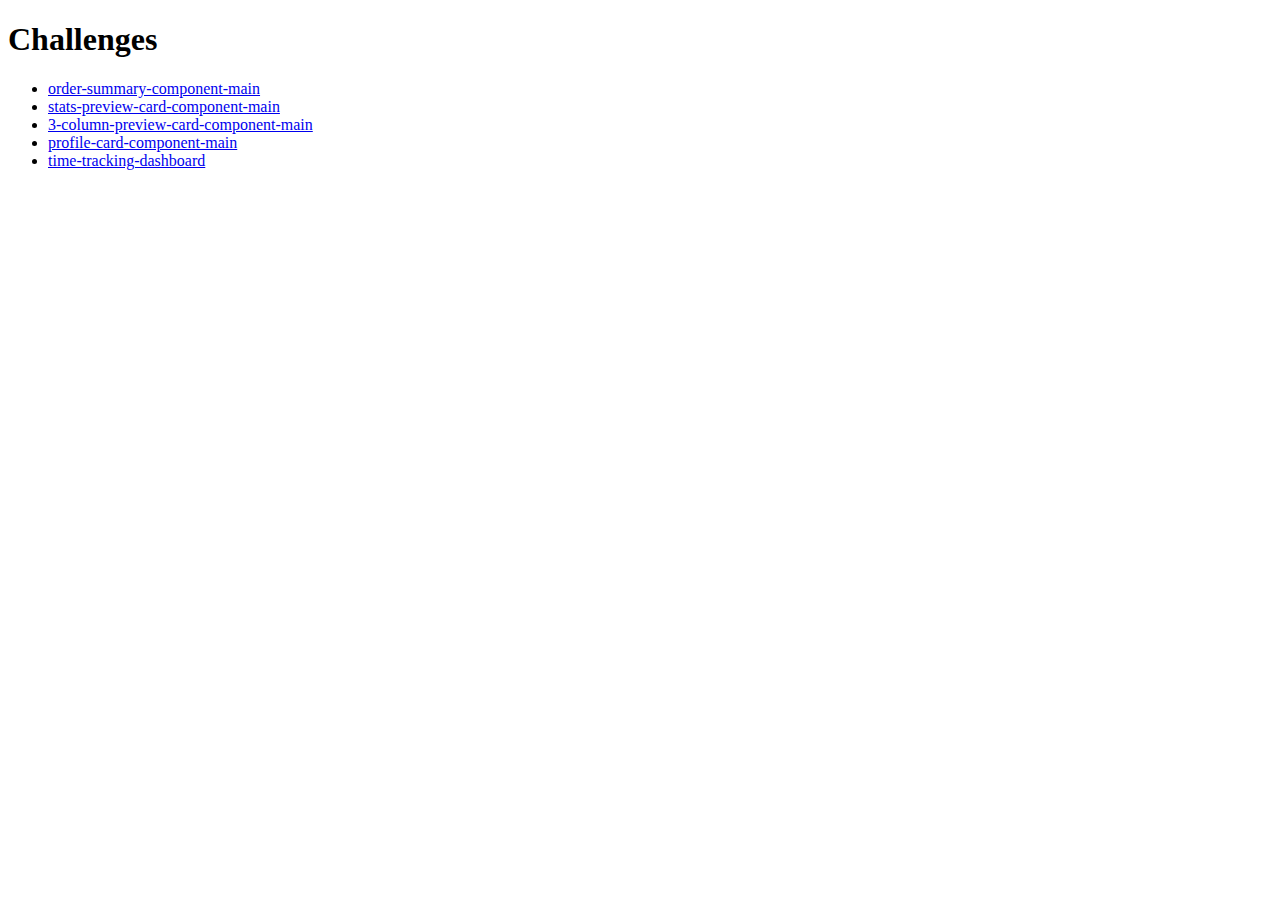
<file: index.html>
<!DOCTYPE html>
<html lang="en">

<head>
    <meta charset="UTF-8">
    <meta http-equiv="X-UA-Compatible" content="IE=edge">
    <meta name="viewport" content="width=device-width, initial-scale=1.0">
    <title>Challenges</title>
</head>

<body>
    <h1>Challenges</h1>
    <ul>
        <li>
            <a href="order-summary-component-main/">order-summary-component-main</a>
        </li>
        <li>
            <a href="stats-preview-card-component-main/">stats-preview-card-component-main</a>
        </li>
        <li>
            <a href="3-column-preview-card-component-main/">3-column-preview-card-component-main</a>
        </li>
        <li>
            <a href="profile-card-component-main/">profile-card-component-main</a>
        </li>
        <li>
            <a href="time-tracking-dashboard/">time-tracking-dashboard</a>
        </li>
    </ul>

</body>

</html>
</file>
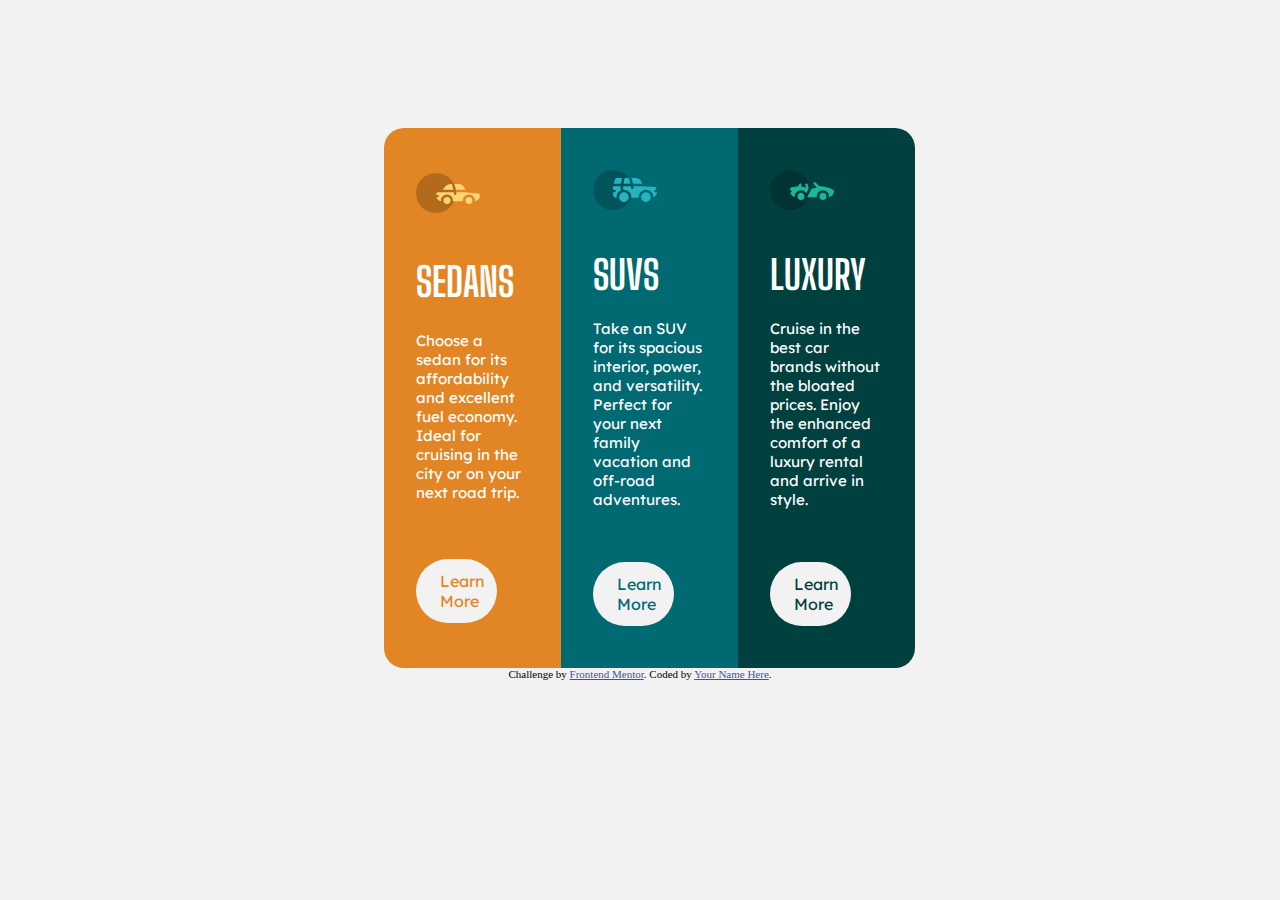
<file: 3-column-preview-card-component-main/index.html>
<!DOCTYPE html>
<html lang="en">

<head>
    <meta charset="UTF-8">
    <meta name="viewport" content="width=device-width, initial-scale=1.0">
    <!-- displays site properly based on user's device -->

    <link rel="icon" type="image/png" sizes="32x32" href="./images/favicon-32x32.png">
    <link rel="stylesheet" href="style.css">

    <title>Frontend Mentor | 3-column preview card component</title>

    <!-- Feel free to remove these styles or customise in your own stylesheet 👍 -->
    <style>
        .attribution {
            font-size: 11px;
            text-align: center;
        }
        
        .attribution a {
            color: hsl(228, 45%, 44%);
        }
    </style>
</head>

<body>
    <div class="container">
        <section class="column column1">
            <div>
                <img src="/3-column-preview-card-component-main/images/icon-sedans.svg" alt="">
            </div>
            <h1>Sedans</h1>
            <p>
                Choose a sedan for its affordability and excellent fuel economy. Ideal for cruising in the city or on your next road trip.
            </p>
            <a href="#" class="btn">Learn More</a>
        </section>
        <section class="column column2">
            <div>
                <img src="/3-column-preview-card-component-main/images/icon-suvs.svg" alt="">

            </div>
            <h1>
                SUVs
            </h1>
            <p>
                Take an SUV for its spacious interior, power, and versatility. Perfect for your next family vacation and off-road adventures.
            </p>
            <a href="#" class="btn">Learn More</a>
        </section>
        <section class="column column3">
            <div>
                <img src="/3-column-preview-card-component-main/images/icon-luxury.svg" alt="">

            </div>
            <h1>
                Luxury
            </h1>
            <p>
                Cruise in the best car brands without the bloated prices. Enjoy the enhanced comfort of a luxury rental and arrive in style.
            </p>
            <a href="#" class="btn">Learn More</a>
        </section>
    </div>


    <div class="attribution">
        Challenge by <a href="https://www.frontendmentor.io?ref=challenge" target="_blank">Frontend Mentor</a>. Coded by <a href="#">Your Name Here</a>.
    </div>
</body>

</html>
</file>
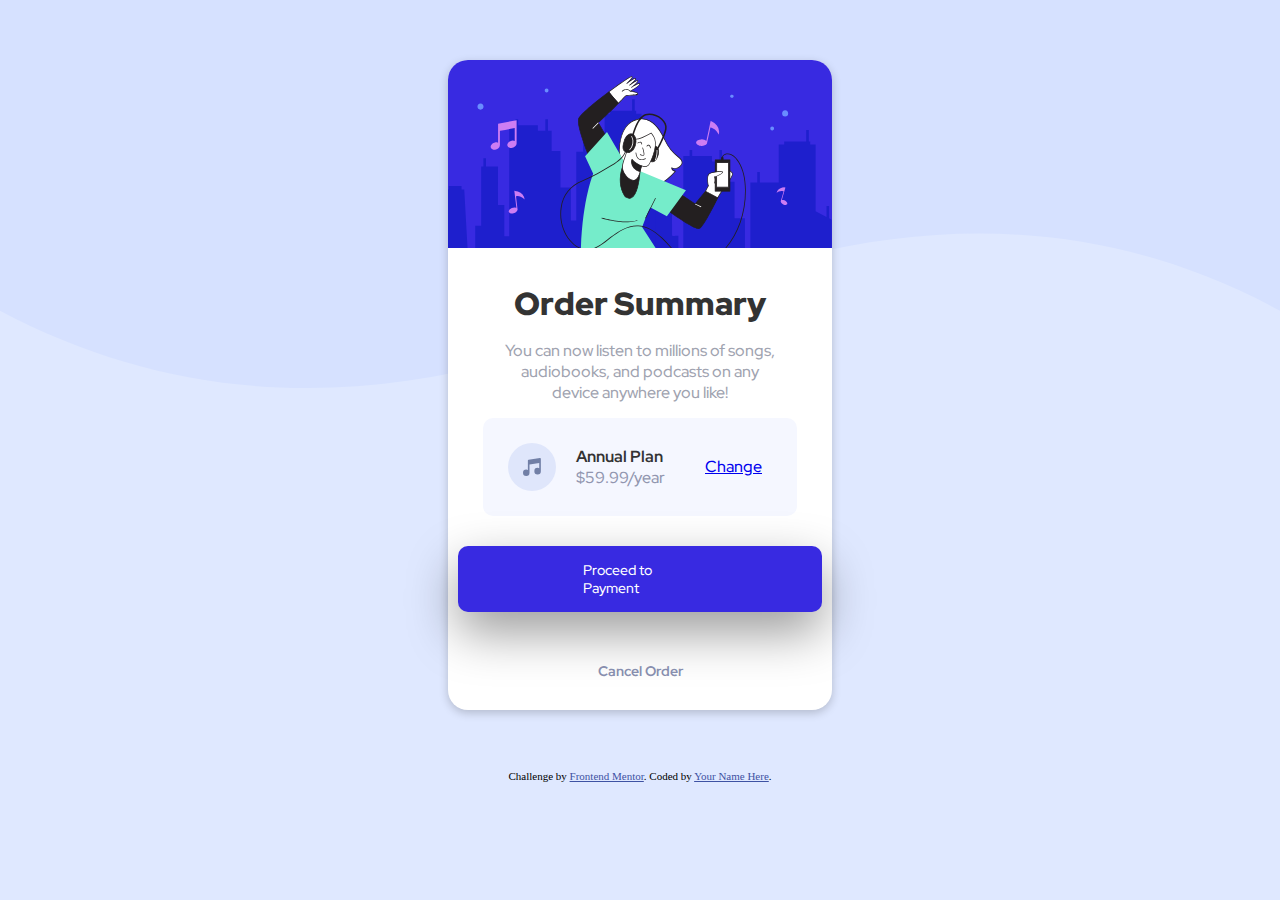
<file: order-summary-component-main/index.html>
<!DOCTYPE html>
<html lang="en">

<head>
    <meta charset="UTF-8">
    <meta name="viewport" content="width=device-width, initial-scale=1.0">
    <!-- displays site properly based on user's device -->

    <link rel="icon" type="image/png" sizes="32x32" href="./images/favicon-32x32.png">
    <link rel="stylesheet" href="style.css">

    <title>Frontend Mentor | Order summary card</title>

    <!-- Feel free to remove these styles or customise in your own stylesheet 👍 -->
    <style>
        .attribution {
            font-size: 11px;
            text-align: center;
        }
        
        .attribution a {
            color: hsl(228, 45%, 44%);
        }
    </style>
</head>

<body>
    <div class="container card">
        <div class="summary-header">
            <img src="images/illustration-hero.svg" alt="">
        </div>
        <div class="summary-body">
            <div class="summary-body-header">
                <h1>Order Summary</h1>
            </div>
            <div class="summary-body-text">
                <p>
                    You can now listen to millions of songs, audiobooks, and podcasts on any device anywhere you like!
                </p>

            </div>
            <div class="summary-body-plan-container">
                <img src="images/icon-music.svg" alt="">
                <div class="summary-body-plan-container-text">
                    <h3>
                        Annual Plan
                    </h3>
                    <p>
                        $59.99/year
                    </p>
                </div>
                <a href="#">Change</a>
            </div>
            <div class="summary-footer">
                <a href="#" class="btn">Proceed to Payment</a>
                <a href="#">Cancel Order</a>
            </div>
        </div>
    </div>

    <div class="attribution">
        Challenge by <a href="https://www.frontendmentor.io?ref=challenge" target="_blank">Frontend Mentor</a>. Coded by <a href="#">Your Name Here</a>.
    </div>
</body>

</html>
</file>
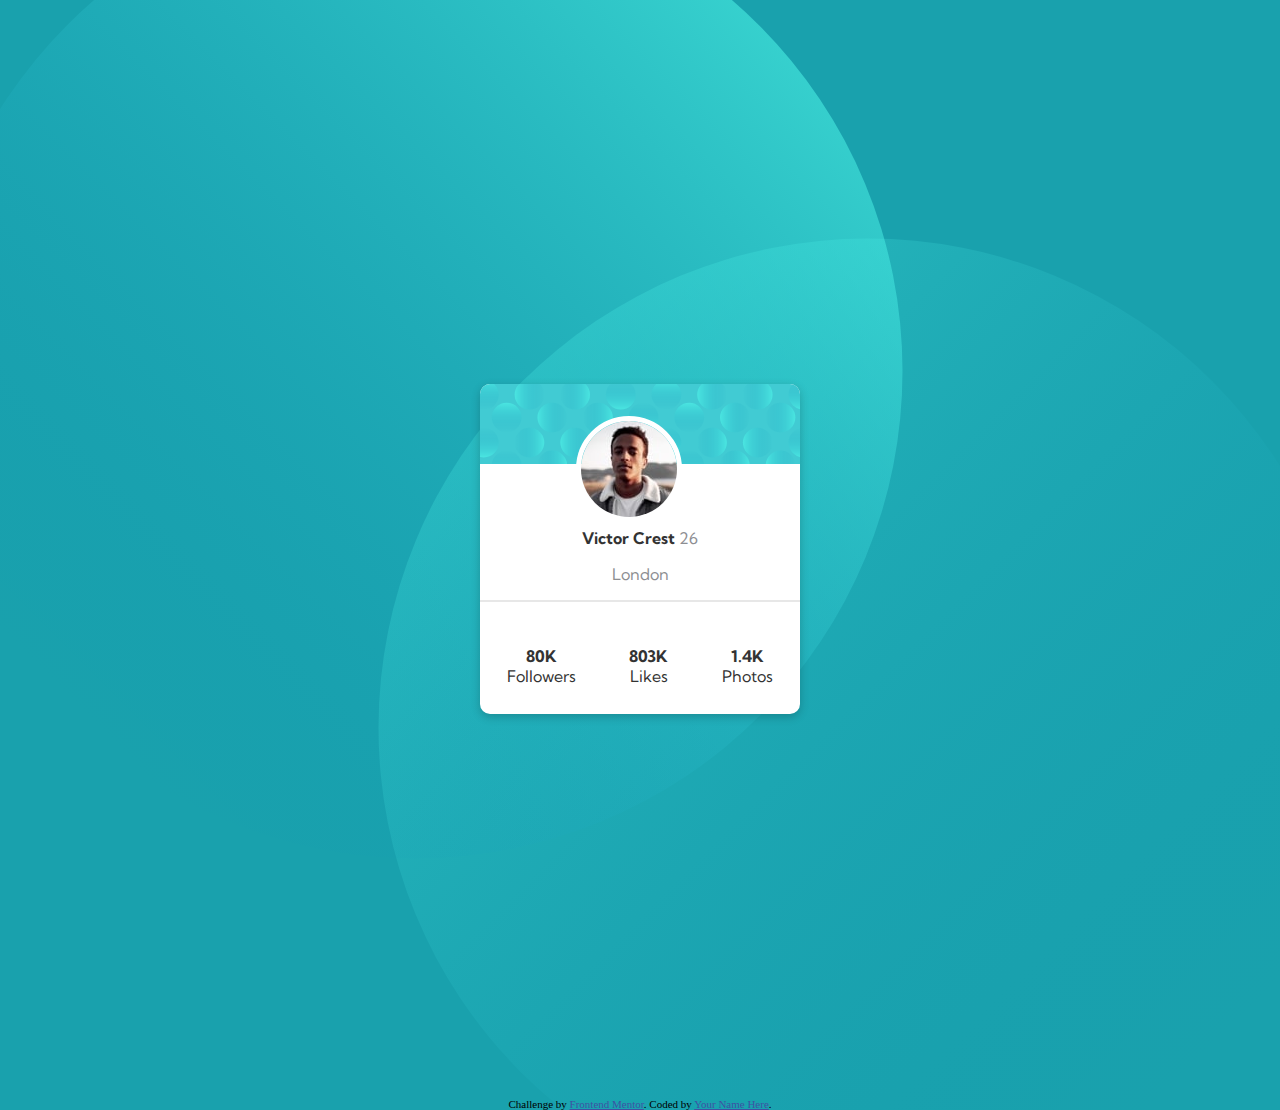
<file: profile-card-component-main/index.html>
<!DOCTYPE html>
<html lang="en">

<head>
    <meta charset="UTF-8">
    <meta name="viewport" content="width=device-width, initial-scale=1.0">
    <!-- displays site properly based on user's device -->

    <link rel="icon" type="image/png" sizes="32x32" href="./images/favicon-32x32.png">
    <link rel="stylesheet" href="style.css">

    <title>Frontend Mentor | Profile card component</title>

    <!-- Feel free to remove these styles or customise in your own stylesheet 👍 -->
    <style>
        .attribution {
            font-size: 11px;
            text-align: center;
        }
        
        .attribution a {
            color: hsl(228, 45%, 44%);
        }
    </style>
</head>

<body>
    <div class="container card">
        <div class="header">
            <img src="images/image-victor.jpg" alt="">
        </div>
        <div class="middle">
            Victor Crest <span>26</span>
            <p>London</p>
        </div>
        <hr>
        <div class="footer">
            <div class="column1">
                80K</br>
                <span>
                    Followers
                </span>
            </div>
            <div class="column2">
                803K</br>
                <span>Likes</span>

            </div>
            <div class="column3">
                1.4K</br>
                <span>
                    Photos
                </span>
            </div>


        </div>
    </div>

    <div class="attribution">
        Challenge by <a href="https://www.frontendmentor.io?ref=challenge" target="_blank">Frontend Mentor</a>. Coded by <a href="#">Your Name Here</a>.
    </div>
</body>

</html>
</file>
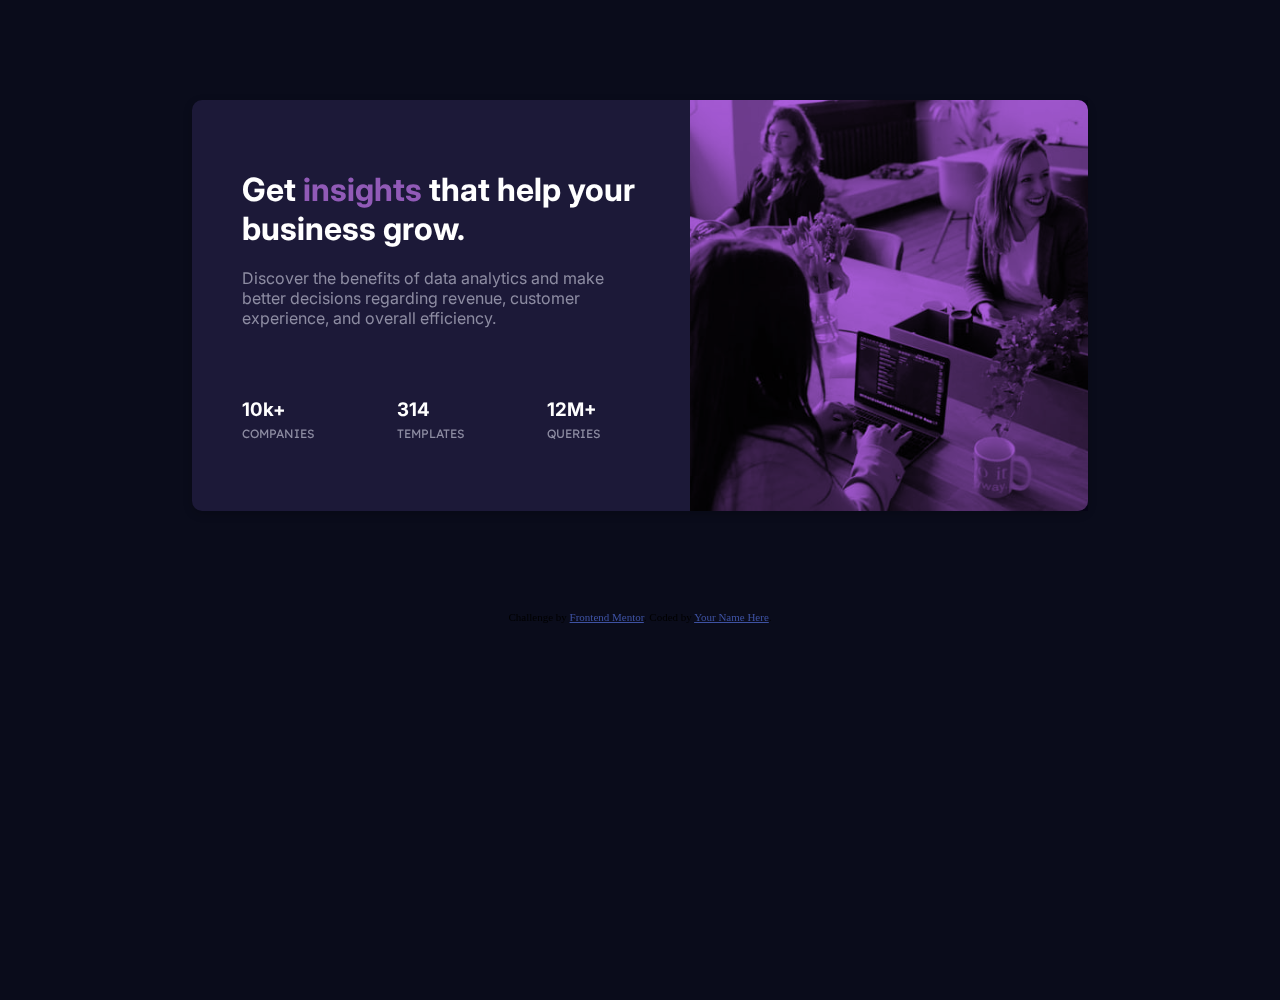
<file: stats-preview-card-component-main/index.html>
<!DOCTYPE html>
<html lang="en">

<head>
    <meta charset="UTF-8">
    <meta name="viewport" content="width=device-width, initial-scale=1.0">
    <!-- displays site properly based on user's device -->
    <link rel="stylesheet" href="style.css">
    <link rel="icon" type="image/png" sizes="32x32" href="./images/favicon-32x32.png">

    <title>Frontend Mentor | Stats preview card component</title>

    <!-- Feel free to remove these styles or customise in your own stylesheet 👍 -->
    <style>
        .attribution {
            font-size: 11px;
            text-align: center;
        }
        
        .attribution a {
            color: hsl(228, 45%, 44%);
        }
    </style>
</head>

<body>

    <div class="container-main card">
        <div class="left">
            <h1>
                Get <span>insights</span> that help your business grow.
            </h1>
            <p>
                Discover the benefits of data analytics and make better decisions regarding revenue, customer experience, and overall efficiency.
            </p>
            <div class="stats">
                <div class="companies">
                    <h3>
                        10k+
                    </h3>
                    <p>
                        companies
                    </p>
                </div>
                <div class="templates">
                    <h3>
                        314
                    </h3>
                    <p>
                        templates
                    </p>

                </div>
                <div class="queries">
                    <h3>
                        12m+
                    </h3>
                    <p>
                        queries
                    </p>
                </div>
            </div>
        </div>
        <div class="right overlay">
            <img src="images/image-header-desktop.jpg" alt="">
        </div>
    </div>



    <div class="attribution">
        Challenge by <a href="https://www.frontendmentor.io?ref=challenge" target="_blank">Frontend Mentor</a>. Coded by <a href="#">Your Name Here</a>.
    </div>
</body>

</html>
</file>
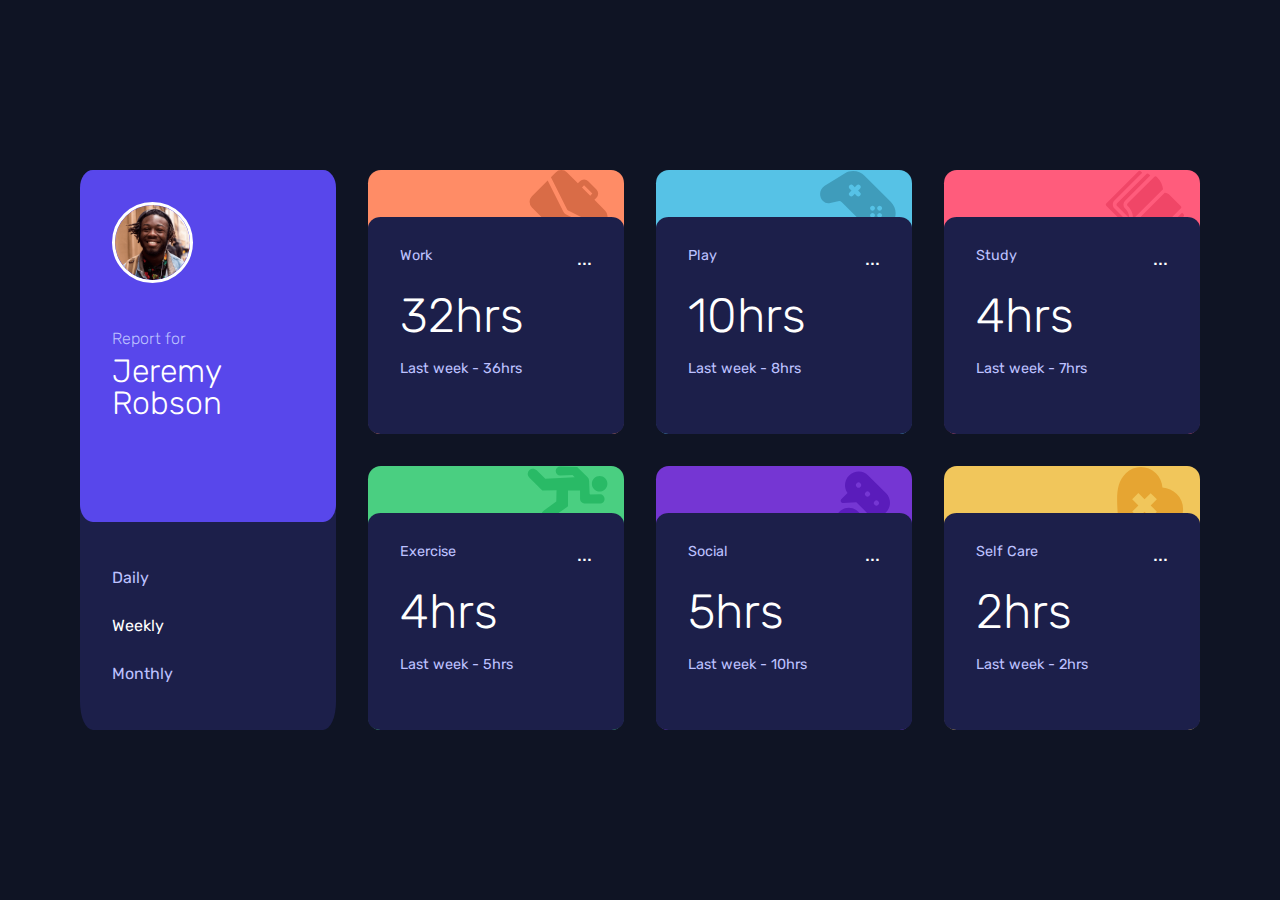
<file: time-tracking-dashboard/index.html>
<!DOCTYPE html>
<html lang="en">

<head>
    <meta charset="UTF-8">
    <meta name="viewport" content="width=device-width, initial-scale=1.0">
    <!-- displays site properly based on user's device -->

    <link rel="icon" type="image/png" sizes="32x32" href="./images/favicon-32x32.png">
    <link rel="stylesheet" href="reset.css">
    <link rel="stylesheet" href="styles.css">
    <link rel="preconnect" href="https://fonts.googleapis.com">
    <link rel="preconnect" href="https://fonts.gstatic.com" crossorigin>
    <link href="https://fonts.googleapis.com/css2?family=Rubik:wght@300;400;500&display=swap" rel="stylesheet">

    <title>Frontend Mentor | Time tracking dashboard</title>
</head>

<body>

    <script>
        fetch('data.json') //file json objects
            .then(function(response) {
                return response.json();
            })
            .then(function(data) {
                appendData(data);
            })
            .catch(function(err) {
                console.log('error: ' + err);
            });

        function appendData(data) {

            //work
            var workcurrenthrs = document.getElementById("workcurrenthrs");
            var workprevioushrs = document.getElementById("workprevioushrs");

            workcurrenthrs.innerHTML = data[0].timeframes.weekly.current + 'hrs';
            workprevioushrs.innerHTML = 'Last week - ' + data[0].timeframes.weekly.previous + 'hrs';

            //play
            var playcurrenthrs = document.getElementById("playcurrenthrs");
            var playprevioushrs = document.getElementById("playprevioushrs");

            playcurrenthrs.innerHTML = data[1].timeframes.weekly.current + 'hrs';
            playprevioushrs.innerHTML = 'Last week - ' + data[1].timeframes.weekly.previous + 'hrs';

            //study
            var studycurrenthrs = document.getElementById("studycurrenthrs");
            var studyprevioushrs = document.getElementById("studyprevioushrs");

            studycurrenthrs.innerHTML = data[2].timeframes.weekly.current + 'hrs';
            studyprevioushrs.innerHTML = 'Last week - ' + data[2].timeframes.weekly.previous + 'hrs';

            //exercise
            var exercisecurrenthrs = document.getElementById("exercisecurrenthrs");
            var exerciseprevioushrs = document.getElementById("exerciseprevioushrs");

            exercisecurrenthrs.innerHTML = data[3].timeframes.weekly.current + 'hrs';
            exerciseprevioushrs.innerHTML = 'Last week - ' + data[3].timeframes.weekly.previous + 'hrs';

            //social
            var socialcurrenthrs = document.getElementById("socialcurrenthrs");
            var socialprevioushrs = document.getElementById("socialprevioushrs");

            socialcurrenthrs.innerHTML = data[4].timeframes.weekly.current + 'hrs';
            socialprevioushrs.innerHTML = 'Last week - ' + data[4].timeframes.weekly.previous + 'hrs';

            //selfcare
            var selfcarecurrenthrs = document.getElementById("selfcarecurrenthrs");
            var selfcareprevioushrs = document.getElementById("selfcareprevioushrs");

            selfcarecurrenthrs.innerHTML = data[5].timeframes.weekly.current + 'hrs';
            selfcareprevioushrs.innerHTML = 'Last week - ' + data[5].timeframes.weekly.previous + 'hrs';
        }
    </script>

    <section class="main">
        <div class="main__card main__card-tall">
            <div class="main__card-tall__header">
                <img src="images/image-jeremy.png" alt="">
                <span>
                  Report for
                </span>
                <h2>
                    Jeremy </br>Robson
                </h2>

            </div>
            <div class="main__card-tall__footer">
                <span>
                Daily
              </span>
                <span class="selected">
                Weekly
              </span>
                <span>
                Monthly
              </span>
            </div>
        </div>

        <div class="main__card main__card-work">
            <img src="images/icon-work.svg" alt="">
            <div class="main__card main__card__footer">
                <div class="main__card__footer__type_container">
                    <span class="main__card__footer__type_container__type">Work</span>
                    <div class="main__card__footer__type_container__menu">...</div>
                </div>
                <h2 id="workcurrenthrs">

                </h2>
                <span id="workprevioushrs">
                </span>
            </div>
        </div>

        <div class="main__card main__card-play">
            <img src="images/icon-play.svg" alt="">
            <div class="main__card main__card__footer">
                <div class="main__card__footer__type_container">
                    <span class="main__card__footer__type_container__type">Play</span>
                    <div class="main__card__footer__type_container__menu">...</div>
                </div>
                <h2 id="playcurrenthrs">
                </h2>
                <span id="playprevioushrs">
              </span>
            </div>
        </div>

        <div class="main__card main__card-study">
            <img src="images/icon-study.svg" alt="">
            <div class="main__card main__card__footer">
                <div class="main__card__footer__type_container">
                    <span class="main__card__footer__type_container__type">Study</span>
                    <div class="main__card__footer__type_container__menu">...</div>
                </div>
                <h2 id="studycurrenthrs">
                </h2>
                <span id="studyprevioushrs">
            </span>
            </div>
        </div>

        <div class="main__card main__card-exercise">
            <img src="images/icon-exercise.svg" alt="">
            <div class="main__card main__card__footer">
                <div class="main__card__footer__type_container">
                    <span class="main__card__footer__type_container__type">Exercise</span>
                    <div class="main__card__footer__type_container__menu">...</div>
                </div>
                <h2 id="exercisecurrenthrs">
                </h2>
                <span id="exerciseprevioushrs">
          </span>
            </div>
        </div>

        <div class="main__card main__card-social">
            <img src="images/icon-social.svg" alt="">
            <div class="main__card main__card__footer">
                <div class="main__card__footer__type_container">
                    <span class="main__card__footer__type_container__type">Social</span>
                    <div class="main__card__footer__type_container__menu">...</div>
                </div>
                <h2 id="socialcurrenthrs">
                </h2>
                <span id="socialprevioushrs">
        </span>
            </div>
        </div>

        <div class="main__card main__card-selfcare">
            <img src="images/icon-self-care.svg" alt="">
            <div class="main__card main__card__footer">
                <div class="main__card__footer__type_container">
                    <span class="main__card__footer__type_container__type">Self Care</span>
                    <div class="main__card__footer__type_container__menu">...</div>
                </div>
                <h2 id="selfcarecurrenthrs">
                </h2>
                <span id="selfcareprevioushrs">
      </span>
            </div>
        </div>

    </section>

</body>

</html>
</file>
<file: 3-column-preview-card-component-main/style.css>
@import url('https://fonts.googleapis.com/css2?family=Big+Shoulders+Display:wght@700&family=Lexend+Deca&display=swap');
* {
    box-sizing: border-box;
    padding: 0;
    margin: 0;
}

body {
    background-color: #F2F2F2;
    display: flex;
    flex-direction: column;
}

.container {
    display: flex;
    min-height: 60vh;
    width: 40vw;
    margin: auto;
    margin-top: 10%;
    border-radius: 20px;
}

.column {
    display: flex;
    flex-direction: column;
    justify-content: space-around;
    width: 30rem;
    padding: 2rem;
}

.column1 {
    background-color: #E28525;
    border-top-left-radius: 20px;
    border-bottom-left-radius: 20px;
}

.column2 {
    background-color: #016972;
}

.column3 {
    background-color: #00403F;
    border-top-right-radius: 20px;
    border-bottom-right-radius: 20px;
}

.column1 a {
    color: #E28525;
}

.column2 a {
    color: #016972;
}

.column3 a {
    color: #00403F;
}

.column img {
    margin-bottom: 1em;
}

.column h1 {
    font-family: 'Big Shoulders Display', sans-serif;
    text-transform: uppercase;
    font-size: 40px;
    color: #fff;
}

.column p {
    font-family: 'Lexend Deca', sans-serif;
    font-weight: 400;
    color: #fff;
    font-size: 15px;
}

.column a {
    font-family: 'Lexend Deca', sans-serif;
    background-color: #F2F2F2;
    border-radius: 80px;
    padding: 0.75rem;
    padding-left: 1.5rem;
    margin-top: 2rem;
    margin-right: 2rem;
    text-decoration: none;
}

@media only screen and (max-width: 375px) {
    .container {
        flex-direction: column;
        margin: 0;
        padding: 0;
    }
    .column {
        margin: 0;
        padding: 0;
    }
}
</file>
<file: order-summary-component-main/style.css>
@import url('https://fonts.googleapis.com/css2?family=Red+Hat+Display:wght@500&display=swap');
@import url('https://fonts.googleapis.com/css2?family=Red+Hat+Display:wght@700&display=swap');
@import url('https://fonts.googleapis.com/css2?family=Red+Hat+Display:wght@900&display=swap');
* {
    box-sizing: border-box;
    padding: 0;
    margin: 0;
}

body {
    background: url("images/pattern-background-desktop.svg") no-repeat #DFE8FF;
    background-size: 100%;
}

.card {
    background-color: #fff;
    color: #333;
    border-radius: 20px;
    box-shadow: 0 3px 10px rgba(0, 0, 0, 0.2);
    margin: 10px
}

.container {
    width: 30%;
    margin: 60px auto;
}

.summary-header img {
    width: 100%;
    border-top-left-radius: 20px;
    border-top-right-radius: 20px;
}

.summary-body {
    margin: 10px 10px;
}

.summary-body-header h1 {
    font-family: 'Red Hat Display', sans-serif;
    font-weight: 900;
    text-align: center;
    margin-top: 30px;
    margin-bottom: 15px;
    margin-left: 15px;
    margin-right: 15px;
}

.summary-body-text p {
    font-family: 'Red Hat Display', sans-serif;
    color: #9FA3B0;
    font-weight: 500;
    text-align: center;
    margin-left: 40px;
    margin-right: 40px;
}

.summary-body-plan-container {
    display: flex;
    align-items: center;
    background-color: hsl(225, 100%, 98%);
    border-radius: 10px;
    padding: 15px;
    margin-top: 15px;
    margin-left: 25px;
    margin-right: 25px;
}

.summary-body-plan-container img {
    margin: 10px;
}

.summary-body-plan-container-text {
    margin-left: 10px;
}

.summary-body-plan-container-text h3 {
    font-family: 'Red Hat Display', sans-serif;
    font-weight: 700;
    font-size: 16px;
}

.summary-body-plan-container-text p {
    font-family: 'Red Hat Display', sans-serif;
    font-weight: 500;
    color: #9196AF;
}

.summary-body-plan-container a {
    font-family: 'Red Hat Display', sans-serif;
    font-weight: 500;
    margin-left: auto;
    margin-right: 20px;
}

.summary-body-plan-container a:active {
    text-decoration: none;
}

.summary-footer {
    display: flex;
    flex-direction: column;
    align-items: center;
}

.summary-footer .btn {
    font-family: 'Red Hat Display', sans-serif;
    font-weight: 500;
    text-decoration: none;
    margin-top: 30px;
    background-color: #382AE1;
    color: #fff;
    padding: 15px 125px;
    border-radius: 10px;
    box-shadow: 0 20px 50px rgba(0, 0, 0, .4);
}

.summary-footer .btn:active {
    background-color: #766CF1;
    color: #fff;
}

.summary-footer a {
    font-family: 'Red Hat Display', sans-serif;
    font-weight: 700;
    font-size: 14px;
    text-decoration: none;
    margin-top: 20px;
    margin-bottom: 20px;
    color: #878EAE;
    padding: 10px 125px;
}

.summary-footer a:active {
    color: #17273B;
}

@media (max-width: 375px) {
    body {
        background: url("images/pattern-background-mobile.svg") no-repeat #DFE8FF;
        background-size: 100%;
    }
}
</file>
<file: profile-card-component-main/style.css>
@import url('https://fonts.googleapis.com/css2?family=Kumbh+Sans&display=swap');
* {
    box-sizing: border-box;
    padding: 0;
    margin: 0;
}

body {
    background-image: url("images/bg-pattern-top.svg"), url("images/bg-pattern-bottom.svg");
    background-position: left -25% top -90%, right -25% bottom -80%;
    background-repeat: no-repeat, no-repeat;
    background-color: #19A1AD;
}

.container {
    width: 20em;
    margin: 30% auto;
    display: flex;
    flex-direction: column;
    align-items: center;
}

.card {
    background-color: #fff;
    color: #333;
    border-radius: 10px;
    box-shadow: 0 3px 10px rgba(0, 0, 0, 0.2);
}

.header {
    width: 100%;
    height: 5em;
    border-top-left-radius: 10px;
    border-top-right-radius: 10px;
    background-image: url("images/bg-pattern-card.svg");
    background-color: #cccccc;
}

.middle {
    font-family: "Kumbh Sans";
    font-weight: 700;
    margin-top: 4em
}

.middle span {
    font-weight: 400;
    color: #8D8E92;
}

.middle p {
    margin-top: 1em;
    font-weight: 400;
    color: #8D8E92;
    text-align: center;
}

.container hr {
    width: 20em;
    border: 1px solid #E7E7E7;
    margin: 1em 0;
}

.footer {
    height: 6em;
    width: 100%;
    display: flex;
    flex-direction: row;
    justify-content: space-around;
    align-items: center;
    font-family: "Kumbh Sans";
    font-weight: 700;
}

.footer span {
    font-weight: 400;
    margin-top: 1em;
}

.footer .column1 {
    text-align: center;
}

.footer .column2 {
    text-align: center;
}

.footer .column3 {
    text-align: center;
}

.header img {
    border-radius: 50%;
    border: 5px solid white;
    margin-left: 30%;
    margin-top: 10%;
}
</file>
<file: stats-preview-card-component-main/style.css>
@import url('https://fonts.googleapis.com/css2?family=Inter&family=Lexend+Deca&display=swap');
* {
    box-sizing: border-box;
    padding: 0;
    margin: 0;
}

html,
body {
    height: 100%;
}

body {
    background-color: #0A0C1B;
}

.card {
    background-color: #fff;
    color: #333;
    border-radius: 10px;
    box-shadow: 0 3px 10px rgba(0, 0, 0, 0.2);
    margin: 10px
}

.container-main {
    display: flex;
    flex-direction: row;
    margin: 100px auto;
    width: 70vw;
    background-color: #1C1938;
}

.left .right {
    flex-grow: 1;
}

.left {
    flex-basis: 50%;
    display: flex;
    flex-direction: column;
    margin: 70px 50px;
    color: #fff;
}

.left h1 {
    margin-bottom: 20px;
    font-family: 'Inter', sans-serif;
}

.left h1 span {
    color: #915AB7;
}

.left p {
    color: #8D8CA2;
    font-family: 'Inter', sans-serif;
    font-size: 15x;
}

.stats {
    display: flex;
    justify-content: space-between;
    margin-right: 40px;
    margin-top: 70px;
}

.stats h3 {
    font-family: 'Inter', sans-serif;
}

.stats p {
    margin-top: 5px;
    font-family: 'Lexend Deca', sans-serif;
    font-size: 12px;
    text-transform: uppercase;
}

.stats .queries {
    text-transform: uppercase;
}

.right {
    flex-basis: 50%;
    margin-right: 0px;
    position: relative;
}

.right.overlay::before {
    content: '';
    height: 100%;
    width: 100%;
    position: absolute;
    top: 0;
    left: 0;
    background: hsl(277, 64%, 61%);
    mix-blend-mode: multiply;
    z-index: 100;
}

.right img {
    border-top-right-radius: 10px;
    border-bottom-right-radius: 10px;
    width: 100%;
    height: 100%;
    object-fit: cover;
}

.stats {
    display: flex;
}
</file>
<file: time-tracking-dashboard/styles.css>
body {
  min-height: 100vh;
  background: #0f1424;
  display: flex;
  justify-content: center;
  align-items: center;
}

.main {
  display: grid;
  grid-template-columns: 1fr 1fr 1fr 1fr;
  grid-template-rows: 1fr 1fr;
  gap: 2rem;
  grid-template-areas: ". . . ." ". . . .";
  max-width: 1440px;
  min-width: 70rem;
}
.main__card {
  background-color: #1c1f4a;
  min-width: 6rem;
  height: 16.5rem;
  border-radius: 5%;
}
.main__card-tall {
  grid-row: 1/3;
  background-color: #1c1f4a;
  min-height: 35rem;
}
.main__card-tall__header {
  display: flex;
  flex-direction: column;
  padding: 2rem;
  background-color: #5847eb;
  min-height: 18rem;
  border-radius: 5%;
}
.main__card-tall__header span {
  color: #bdc1ff;
  font-family: "Rubik";
  font-weight: 300;
}
.main__card-tall__header h2 {
  color: #fff;
  font-size: 2rem;
  font-family: "Rubik";
  font-weight: 300;
  margin-top: 0.5rem;
}
.main__card-tall__header img {
  border: 3px solid #fff;
  border-radius: 50%;
  width: 75px;
  height: 75px;
  margin-bottom: 3rem;
}
.main__card-tall__footer {
  padding: 2rem;
  display: flex;
  flex-direction: column;
  justify-content: center;
  align-items: flex-start;
  line-height: 3rem;
}
.main__card-tall__footer span {
  color: #bdc1ff;
  font-family: "Rubik";
}
.main__card-tall__footer--selected {
  color: #fff;
}
.main .selected {
  color: #fff;
}
.main__card {
  color: #fff;
  height: 16.5rem;
  position: relative;
}
.main__card__footer {
  position: absolute;
  bottom: 0;
  left: 0;
  right: 0;
  height: 70%;
  padding-left: 2rem;
  padding-right: 2rem;
  padding-top: 2rem;
}
.main__card__footer__type_container {
  display: flex;
  flex-direction: row;
  justify-content: space-between;
  margin-bottom: 1.5rem;
}
.main__card__footer__type_container__type {
  font-family: "Rubik";
  font-size: 1rem;
}
.main__card__footer__type_container__menu {
  font-family: "Rubik";
  font-size: 1.2rem;
}
.main__card__footer h2 {
  font-family: "Rubik";
  font-size: 3rem;
  font-weight: 300;
  margin-bottom: 1.2rem;
}
.main__card__footer span {
  color: #bdc1ff;
  font-size: 0.9rem;
  font-family: "Rubik";
}
.main__card-work {
  background-color: #ff8c66;
  padding-right: 1rem;
  position: relative;
}
.main__card-work img {
  position: absolute;
  right: 1rem;
}
.main__card-play {
  background-color: #56c2e6;
  padding-right: 1rem;
  position: relative;
}
.main__card-play img {
  position: absolute;
  right: 1rem;
}
.main__card-study {
  background-color: #ff5c7c;
  padding-right: 1rem;
  position: relative;
}
.main__card-study img {
  position: absolute;
  right: 1rem;
}
.main__card-exercise {
  background-color: #4acf81;
  padding-right: 1rem;
  position: relative;
}
.main__card-exercise img {
  position: absolute;
  right: 1rem;
}
.main__card-social {
  background-color: #7536d3;
  padding-right: 1rem;
  position: relative;
}
.main__card-social img {
  position: absolute;
  right: 1rem;
}
.main__card-selfcare {
  background-color: #f1c65b;
  padding-right: 1rem;
  position: relative;
}
.main__card-selfcare img {
  position: absolute;
  right: 1rem;
}

/*# sourceMappingURL=styles.css.map */
</file>
